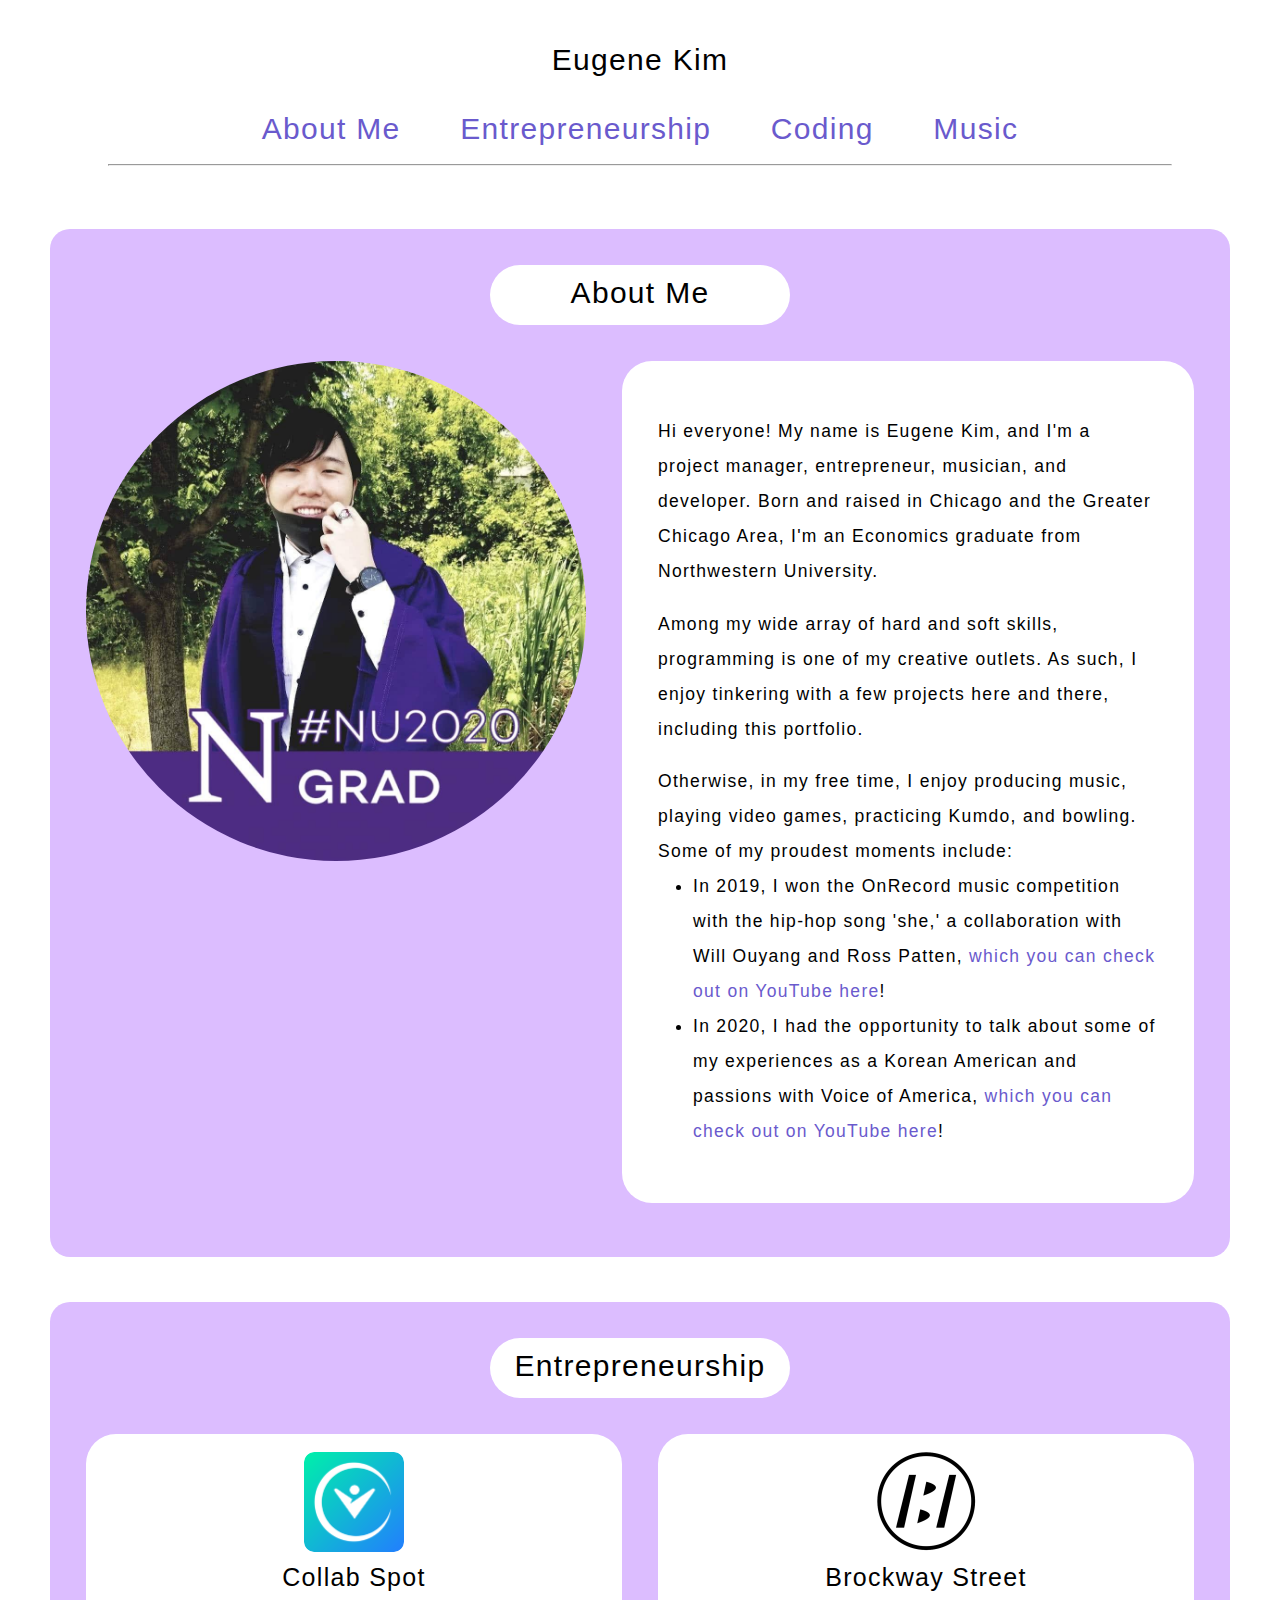
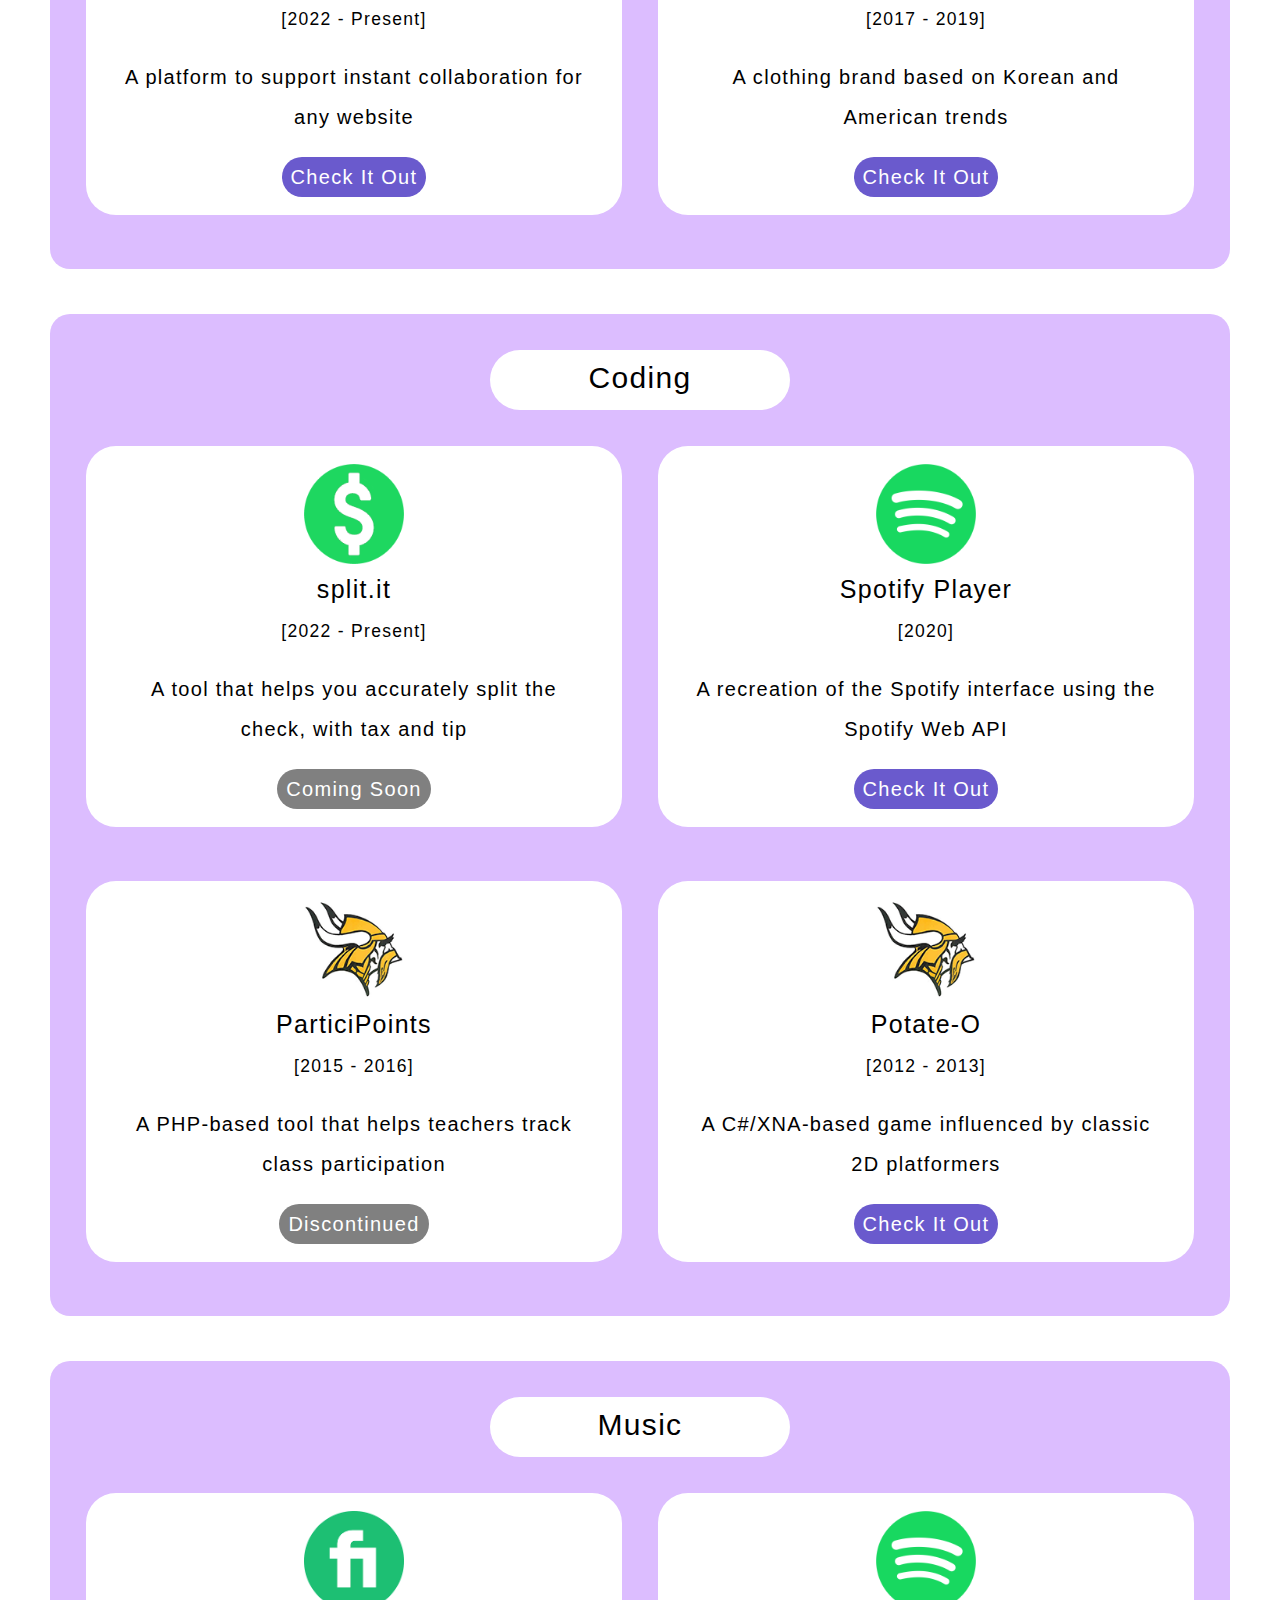
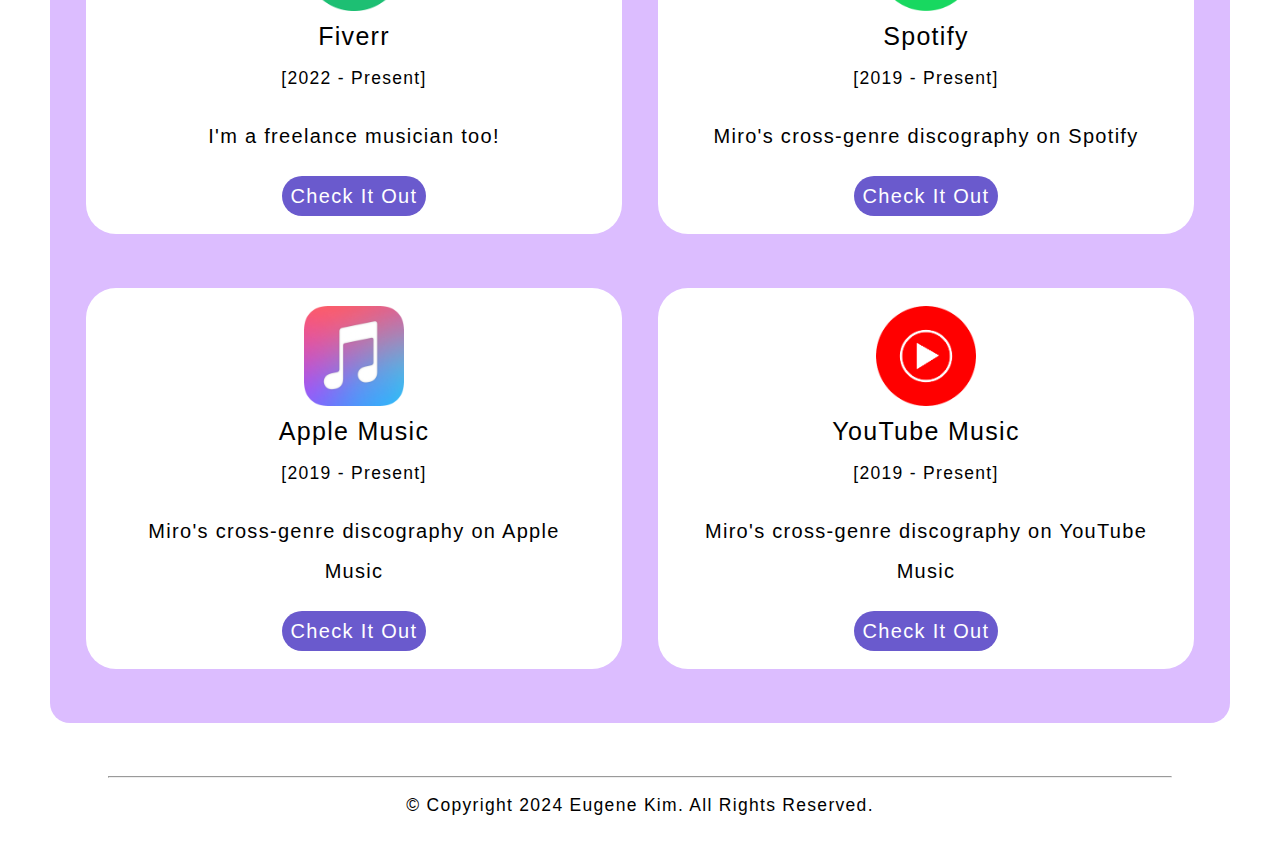
<file: index.html>
<html>
	<head>
		<title>Eugene's Portfolio</title>
		<link rel="apple-touch-icon" sizes="57x57" href="/apple-touch-icon-57x57.png">
		<link rel="apple-touch-icon" sizes="60x60" href="/apple-touch-icon-60x60.png">
		<link rel="apple-touch-icon" sizes="72x72" href="/apple-touch-icon-72x72.png">
		<link rel="apple-touch-icon" sizes="76x76" href="/apple-touch-icon-76x76.png">
		<link rel="apple-touch-icon" sizes="114x114" href="/apple-touch-icon-114x114.png">
		<link rel="apple-touch-icon" sizes="120x120" href="/apple-touch-icon-120x120.png">
		<link rel="apple-touch-icon" sizes="144x144" href="/apple-touch-icon-144x144.png">
		<link rel="apple-touch-icon" sizes="152x152" href="/apple-touch-icon-152x152.png">
		<link rel="apple-touch-icon" sizes="180x180" href="/apple-touch-icon-180x180.png">
		<link rel="icon" type="image/png" href="/favicon-32x32.png" sizes="32x32">
		<link rel="icon" type="image/png" href="/android-chrome-192x192.png" sizes="192x192">
		<link rel="icon" type="image/png" href="/favicon-96x96.png" sizes="96x96">
		<link rel="icon" type="image/png" href="/favicon-16x16.png" sizes="16x16">
		<link rel="manifest" href="/manifest.json">
		<link rel="mask-icon" href="/safari-pinned-tab.svg" color="#5bbad5">
		<meta name="msapplication-TileColor" content="#da532c">
		<meta name="msapplication-TileImage" content="/mstile-144x144.png">
		<meta name="theme-color" content="#ffffff">
		<meta property="og:image" content="eukimLogo.png"/>
		<meta charset="utf-8">
		<meta name="viewport" content="width=device-width, initial-scale=1, shrink-to-fit=no">
		<link rel= "stylesheet" type= "text/css" href= "style.css" />
	</head>
	<body>

		<!--Header-->
		<div id="header">
			<span id="myname">Eugene Kim</span>
			<br/>
			<a href="#about_me" class="header_button">About Me</a>
			<a href="#entrepreneurship" class="header_button">Entrepreneurship</a>
			<a href="#coding" class="header_button">Coding</a>
			<a href="#music" class="header_button">Music</a>
			<div id = "line">
				<hr style="width:90%"/>
			</div>
		</div>

		<br/>

		<!--About Me-->
		<div id="about_me" class="category">
			<div class="category_title">About Me</div>
				<div class="row">
					<div class="column_small">
						<img id="about_me_image" src="NUHeadshot.jpeg">
					</div>
					<div class="column_large">
						<div class="speech">
							<p>Hi everyone! My name is Eugene Kim, and I'm a project manager, entrepreneur, musician, and developer. Born and raised in Chicago and the Greater Chicago Area, I'm an Economics graduate from Northwestern University.</p>
							<p>Among my wide array of hard and soft skills, programming is one of my creative outlets. As such, I enjoy tinkering with a few projects here and there, including this portfolio.</p>
							<p>Otherwise, in my free time, I enjoy producing music, playing video games, practicing Kumdo, and bowling. Some of my proudest moments include: 
								<span class="bullet">In 2019, I won the OnRecord music competition with the hip-hop song 'she,' a collaboration with Will Ouyang and Ross Patten, <a href="https://www.youtube.com/watch?v=loXaCTIz2gM" id="" class="about_me_link" target="_blank" rel="noopener noreferrer">which you can check out on YouTube here</a><span>!</span></span>
								<span class="bullet">In 2020, I had the opportunity to talk about some of my experiences as a Korean American and passions with Voice of America, <a href="https://www.youtube.com/watch?v=kDMHMlhyp9c" id="" class="about_me_link" target="_blank" rel="noopener noreferrer">which you can check out on YouTube here</a><span>!</span></span>
							</p>
						</div>
					</div>
				</div>
		</div>

		<!--Entrepreneurship-->
		<div id="entrepreneurship" class="category">
			<div class="category_title">Entrepreneurship</div>
				<div class="row">
					<div class="column_left">
						<div class="item">
							<img class="item_image" src="CollabSpot.png">
							<div class="item_title">Collab Spot</div>
							<div class="item_date">[2022 - Present]</div>
							<div class="item_description">A platform to support instant collaboration for any website</div>
							<a href="http://www.collabspot.io/" class="item_link" target="_blank" rel="noopener noreferrer">Check It Out</a>
						</div>
					</div>	
					<div class="column_right">
						<div class="item">
							<img class="item_image" src="BrockwayStreet.jpg">
							<div class="item_title">Brockway Street</div>
							<div class="item_date">[2017 - 2019]</div>
							<div class="item_description">A clothing brand based on Korean and American trends</div>
							<a href="https://brockwaystreet.github.io" class="item_link" target="_blank" rel="noopener noreferrer">Check It Out</a>
						</div>	
					</div>
				</div>
			</div>
		</div>

		<!--Coding-->
		<div id="coding" class="category">
			<div class="category_title">Coding</div>
				<div class="row">
					<div class="column_left">
						<div class="item">
							<img class="item_image" src="split.it.png">
							<div class="item_title">split.it</div>
							<div class="item_date">[2022 - Present]</div>
							<div class="item_description">A tool that helps you accurately split the check, with tax and tip</div>
							<a class="item_na" target="_blank" rel="noopener noreferrer">Coming Soon</a>
						</div>
					</div>
					<div class="column_right">
						<div class="item">
							<img class="item_image" src="Spotify.png">
							<div class="item_title">Spotify Player</div>
							<div class="item_date">[2020]</div>
							<div class="item_description">A recreation of the Spotify interface using the Spotify Web API </div>
							<a class="item_link" href="https://kim-yougene.github.io/cs130-coursework/hw04/your_task/index.html" target="_blank" rel="noopener noreferrer">Check It Out</a>
						</div>
					</div>
				</div>
				<div class="row">
					<div class="column_left">
						<div class="item">
							<img class="item_image" src="Fremd.png">
							<div class="item_title">ParticiPoints</div>
							<div class="item_date">[2015 - 2016]</div>
							<div class="item_description">A PHP-based tool that helps teachers track class participation</div>
							<a class="item_na" target="_blank" rel="noopener noreferrer">Discontinued</a>
						</div>
					</div>
					<div class="column_right">
						<div class="item">
							<img class="item_image" src="Fremd.png">
							<div class="item_title">Potate-O</div>
							<div class="item_date">[2012 - 2013]</div>
							<div class="item_description">A C#/XNA-based game influenced by classic 2D platformers</div>
							<a class="item_link" href="https://github.com/eukim/potate-o" target="_blank" rel="noopener noreferrer">Check It Out</a>
						</div>
					</div>
				</div>
			</div>
		</div>

		<!--Music-->
		<div id="music" class="category">
			<div class="category_title">Music</div>
				<div class="row">
					<div class="column_left">
						<div class="item">
							<img class="item_image" src="fiverr.png">
							<div class="item_title">Fiverr</div>
							<div class="item_date">[2022 - Present]</div>
							<div class="item_description">I'm a freelance musician too!</div>
							<a href="https://www.fiverr.com/userloginid" class="item_link" target="_blank" rel="noopener noreferrer">Check It Out</a>
						</div>
					</div>
					<div class="column_right">
						<div class="item">
							<img class="item_image" src="Spotify.png">
							<div class="item_title">Spotify</div>
							<div class="item_date">[2019 - Present]</div>
							<div class="item_description">Miro's cross-genre discography on Spotify</div>
							<a href="https://open.spotify.com/artist/4XTsdNNAZjBHAO9eZvjmKk" class="item_link" target="_blank" rel="noopener noreferrer">Check It Out</a>
						</div>
					</div>
				</div>
				<div class="row">
					<div class="column_left">
						<div class="item">
							<img class="item_image" src="AppleMusic.webp">
							<div class="item_title">Apple Music</div>
							<div class="item_date">[2019 - Present]</div>
							<div class="item_description">Miro's cross-genre discography on Apple Music</div>
							<a href="https://music.apple.com/us/artist/miro/1614911151" class="item_link" target="_blank" rel="noopener noreferrer">Check It Out</a>
						</div>
					</div>
					<div class="column_right">
						<div class="item">
							<img class="item_image" src="YTMusic.png">
							<div class="item_title">YouTube Music</div>
							<div class="item_date">[2019 - Present]</div>
							<div class="item_description">Miro's cross-genre discography on YouTube Music</div>
							<a href="https://music.youtube.com/channel/UCyOSRMHn6jnaetlu48joG2A" class="item_link" target="_blank" rel="noopener noreferrer">Check It Out</a>
						</div>
					</div>
				</div>
			</div>
		</div>

		<br/>

		<!--Footer-->
		<div id="footer">
			<div id = "line">
				<hr style="width:90%"/>
				<span id="myrights">© Copyright 2024 Eugene Kim. All Rights Reserved.</span>
			</div>
		</div>

	</body>
</html>
</file>
<file: style.css>
/*The lesson here is to always optimize for mobile first*/
@media screen and (max-width: 1023px) 
{
    body
    {
        font-family: Calibri, Helvetica, "Times New Roman";
        margin-right: 5%;
        margin-left: 5%;
        user-select: none; /* supported by Chrome and Opera */
        -webkit-user-select: none; /* Safari */
        -khtml-user-select: none; /* Konqueror HTML */
        -moz-user-select: none; /* Firefox */
        -ms-user-select: none; /* Internet Explorer/Edge */
    }
    
    img
    {
        -webkit-user-drag: none;
        -khtml-user-drag: none;
        -moz-user-drag: none;
        -o-user-drag: none;
        user-drag: none;
    }

    #line
    {
        top: 35px;
        position: relative;
        letter-spacing: 1.3px;
        text-align: center;
        display: block;
    }

    #header
    {
        top: 35px;
        position: relative;
        font-size: 30px;
        letter-spacing: 1.3px;
        margin-bottom: 35px;
        text-align: center;
    }

    #myname
    {
        position: relative;
        font-size: 30px;
        letter-spacing: 1.3px;
        margin-left: 25px;
        margin-right: 25px;
    }

    .header_button
    {
        top: 35px;
        position: relative;
        font-size: 30px;
        letter-spacing: 1.3px;
        margin-bottom: 35px;
        margin-left: 5%;
        margin-right: 5%;
        text-decoration: none;
        line-height: 2em;
        background-color: #6a5acd;
        border-radius: 30px;
        padding: 1vh;
        color: #FFFFFF;
        display: block;
        text-align: center;
    }

    .header_button:hover
    {
        background-color: #9d93de;
        text-decoration: underline;
    }

    /*CSS for Categories*/
    .category
    {
        float: none;
        margin: 0 auto;
        padding-top: 4vh;
        padding-bottom: 4vh;
        background-color: #DCBDFF;
        margin-top: 5vh;
        border-radius: 20px;
    }

    .category:hover
    {
        background-color: #dfc3ff;
    }

    .category_title
    {
        margin-left: auto;
        margin-right: auto;
        position: relative;
        left: 0;
        right: 0;
        text-align: center;
        background-color: #FFFFFF;
        width: 300px;
        height: 60px;
        border-radius: 30px;
        line-height: 55px;
    }

    #about_me
    {
        top: 35px;
        position: relative;
        font-size: 30px;
        letter-spacing: 1.3px;
        margin-bottom: 35px;
    }

    #about_me_image
    {
        padding-top: 7.5%;
        padding-bottom: 7.5%;     
        background-size: cover;
        background-position: 0px center;
        width: 225px;
        height: 225px;
        border-radius: 100%;
        margin: auto;
        display: block;
    } 

    p
    {
        font-size: 20px;
        line-height: 2em;
    }

    .bullet
    {
        display: list-item;
        margin-left: 2em;
    }

    .about_me_link
    {
        font-size: 20px;
        line-height: 2em;
        text-decoration: none;
        color: #6a5acd;
    }

    .about_me_link:hover
    {
        text-decoration: underline;
    }

    #entrepreneurship
    {
        top: 35px;
        position: relative;
        font-size: 30px;
        letter-spacing: 1.3px;
        margin-bottom: 35px;
    }

    #music
    {
        top: 35px;
        position: relative;
        font-size: 30px;
        letter-spacing: 1.3px;
        margin-bottom: 35px;
    }

    #coding
    {
        top: 35px;
        position: relative;
        font-size: 30px;
        letter-spacing: 1.3px;
        margin-bottom: 35px;
    }

    /*CSS for Items*/
    /*.row
    {
        padding-top: 4vh;
        padding-bottom: 2vh;
        display: flex;
    }

    .column_small
    {
        padding-left: 4vh;
        padding-right: 4vh;
        flex: 25%;
        
        background-color: #000000;
    }

    .column_large
    {
        padding-right: 12vh;
        flex: 75%;
        
        background-color: #aaa;
    }

    .column_left
    {
        padding-left: 4vh;
        padding-right: 8vh;
        flex: 50%;
        
        background-color: #000000;
    }

    .column_right
    {
        padding-right: 8vh;
        flex: 50%;
        
        background-color: #aaa;
    }*/

    .speech
    {
        padding-left: 7.5%;
        padding-right: 7.5%;
        display: block;
        left: 0;
        right: 0;
    }

    .item
    {
        padding: 7.5%;
        width: 75%;
        background-color: #FFFFFF;
        border-radius: 30px;
        display: block;
        margin-left: auto;
        margin-right: auto;
        margin-top: 5%;
        left: 0;
        right: 0;
        position: relative;
        text-align: center;
    }

    .item_title
    {
        font-size: 22.5px;
        line-height: 2em;
    }

    .item_date
    {
        font-size: 20px;
        line-height: 2em;
    }

    .item_description
    {
        font-size: 20px;
        line-height: 2em;
        padding: 1em;
    }

    .item_image
    {
        height: 100px;
        width: 100px;
        border-radius: 10px;
    }

    .item_link
    {
        font-size: 25px;
        line-height: 2em;
        text-decoration: none;
        background-color: #6a5acd;
        border-radius: 30px;
        padding: 1.5vh;
        color: #FFFFFF;
    }

    .item_link:hover
    {
        background-color: #9d93de;
        text-decoration: underline;
    }

    .item_na
    {
        font-size: 25px;
        line-height: 2em;
        text-decoration: none;
        background-color: #808080;
        border-radius: 30px;
        padding: 1.5vh;
        color: #FFFFFF;
    }

    .item_na:hover
    {
        background-color: #b5b5b5;
        text-decoration: underline;
    }

    /*CSS for Footer*/
    #footer
    {
        bottom: 35px;
        position: relative;
        font-size: 30px;
        letter-spacing: 1.3px;
        margin-top: 35px;
        text-align: center;
    }

    #myrights
    {
        position: relative;
        font-size: 15px;
        letter-spacing: 1.3px;
        padding-bottom: 5%;
        margin-left: auto;
        margin-right: auto;
        text-align: center;
    }
}

@media screen and (min-width: 1024px) 
{
    /*CSS for Body*/
    body
    {
        font-family: Calibri, Helvetica, "Times New Roman";
        margin-right: 50px;
        margin-left: 50px;
        user-select: none; /* supported by Chrome and Opera */
        -webkit-user-select: none; /* Safari */
        -khtml-user-select: none; /* Konqueror HTML */
        -moz-user-select: none; /* Firefox */
        -ms-user-select: none; /* Internet Explorer/Edge */
    }

    img
    {
        -webkit-user-drag: none;
        -khtml-user-drag: none;
        -moz-user-drag: none;
        -o-user-drag: none;
        user-drag: none;
    }

    #line
    {
        top: 35px;
        position: relative;
        font-size: 35px;
        letter-spacing: 1.3px;
    }

    /*CSS for Header*/
    #header
    {
        top: 35px;
        position: relative;
        font-size: 30px;
        letter-spacing: 1.3px;
        margin-bottom: 35px;
        text-align: center;
    }

    #myname
    {
        position: relative;
        font-size: 30px;
        letter-spacing: 1.3px;
        margin-left: 25px;
        margin-right: 25px;
    }

    .header_button
    {
        top:35px;
        position: relative;
        font-size: 30px;
        letter-spacing: 1.3px;
        margin-bottom: 35px;
        margin-left: 25px;
        margin-right: 25px;
        text-decoration: none;
        color: #6a5acd;
    }

    .header_button:hover
    {
        text-decoration: underline;
    }

    /*CSS for Categories*/
    .category
    {
        float: none;
        margin: 0 auto;
        padding-top: 4vh;
        padding-bottom: 4vh;
        background-color: #DCBDFF;
        margin-top: 5vh;
        border-radius: 20px;
    }

    .category:hover
    {
        background-color: #dfc3ff;
    }

    .category_title
    {
        margin-left: auto;
        margin-right: auto;
        position: relative;
        left: 0;
        right: 0;
        text-align: center;
        background-color: #FFFFFF;
        width: 300px;
        height: 60px;
        border-radius: 30px;
        line-height: 55px;
    }

    #about_me
    {
        top: 35px;
        position: relative;
        font-size: 30px;
        letter-spacing: 1.3px;
        margin-bottom: 35px;
    }

    #about_me_image
    {
        background-size: cover;
        background-position: 0px center;
        width: 500px;
        height: 500px;
        border-radius: 100%;
        margin: auto;
        display: block;
    } 

    p
    {
        font-size: 17.5px;
        line-height: 2em;
    }

    .bullet
    {
        display: list-item;
        margin-left: 2em;
    }

    .about_me_link
    {
        font-size: 17.5px;
        line-height: 2em;
        text-decoration: none;
        color: #6a5acd;
    }

    .about_me_link:hover
    {
        text-decoration: underline;
    }

    #entrepreneurship
    {
        top: 35px;
        position: relative;
        font-size: 30px;
        letter-spacing: 1.3px;
        margin-bottom: 35px;
    }

    #music
    {
        top: 35px;
        position: relative;
        font-size: 30px;
        letter-spacing: 1.3px;
        margin-bottom: 35px;
    }

    #coding
    {
        top: 35px;
        position: relative;
        font-size: 30px;
        letter-spacing: 1.3px;
        margin-bottom: 35px;
    }

    /*CSS for Items*/
    .row
    {
        padding-top: 4vh;
        padding-bottom: 2vh;
        display: flex;
    }

    .column_small
    {
        padding-left: 4vh;
        padding-right: 4vh;
        flex: 25%;
        
        /*background-color: #000000;*/
    }

    .column_large
    {
        padding-right: 12vh;
        flex: 75%;
        
        /*background-color: #aaa;*/
    }

    .column_left
    {
        padding-left: 4vh;
        padding-right: 8vh;
        flex: 50%;
        
        /*background-color: #000000;*/
    }

    .column_right
    {
        padding-right: 8vh;
        flex: 50%;
        
        /*background-color: #aaa;*/
    }

    .speech
    {
        padding: 4vh;
        background-color: #FFFFFF;
        border-radius: 30px;
        width: 100%;
        left: 0;
        right: 0;
    }

    .item
    {
        padding: 2vh;
        background-color: #FFFFFF;
        border-radius: 30px;
        width: 100%;
        margin-left: auto;
        margin-right: auto;
        left: 0;
        right: 0;
        position: relative;
        text-align: center;
        display: block;
    }

    .item_title
    {
        font-size: 25px;
        line-height: 2em;
    }

    .item_date
    {
        font-size: 17.5px;
        line-height: 2em;
    }

    .item_description
    {
        font-size: 20px;
        line-height: 2em;
        padding: 1em;
    }

    .item_image
    {
        height: 100px;
        width: 100px;
        border-radius: 10px;
    }

    .item_link
    {
        font-size: 20px;
        line-height: 2em;
        text-decoration: none;
        background-color: #6a5acd;
        border-radius: 30px;
        padding: 1vh;
        color: #FFFFFF;
    }

    .item_link:hover
    {
        background-color: #9d93de;
        text-decoration: underline;
    }

    .item_na
    {
        font-size: 20px;
        line-height: 2em;
        text-decoration: none;
        background-color: #808080;
        border-radius: 30px;
        padding: 1vh;
        color: #FFFFFF;
    }

    .item_na:hover
    {
        background-color: #b5b5b5;
        text-decoration: underline;
    }

    /*CSS for Footer*/
    #footer
    {
        bottom: 35px;
        position: relative;
        font-size: 30px;
        letter-spacing: 1.3px;
        margin-top: 35px;
        text-align: center;
    }

    #myrights
    {
        position: relative;
        font-size: 17.5px;
        letter-spacing: 1.3px;
        padding-bottom: 35px;
        margin-left: 25px;
        margin-right: 25px;
        text-align: center;
    }
}
</file>
